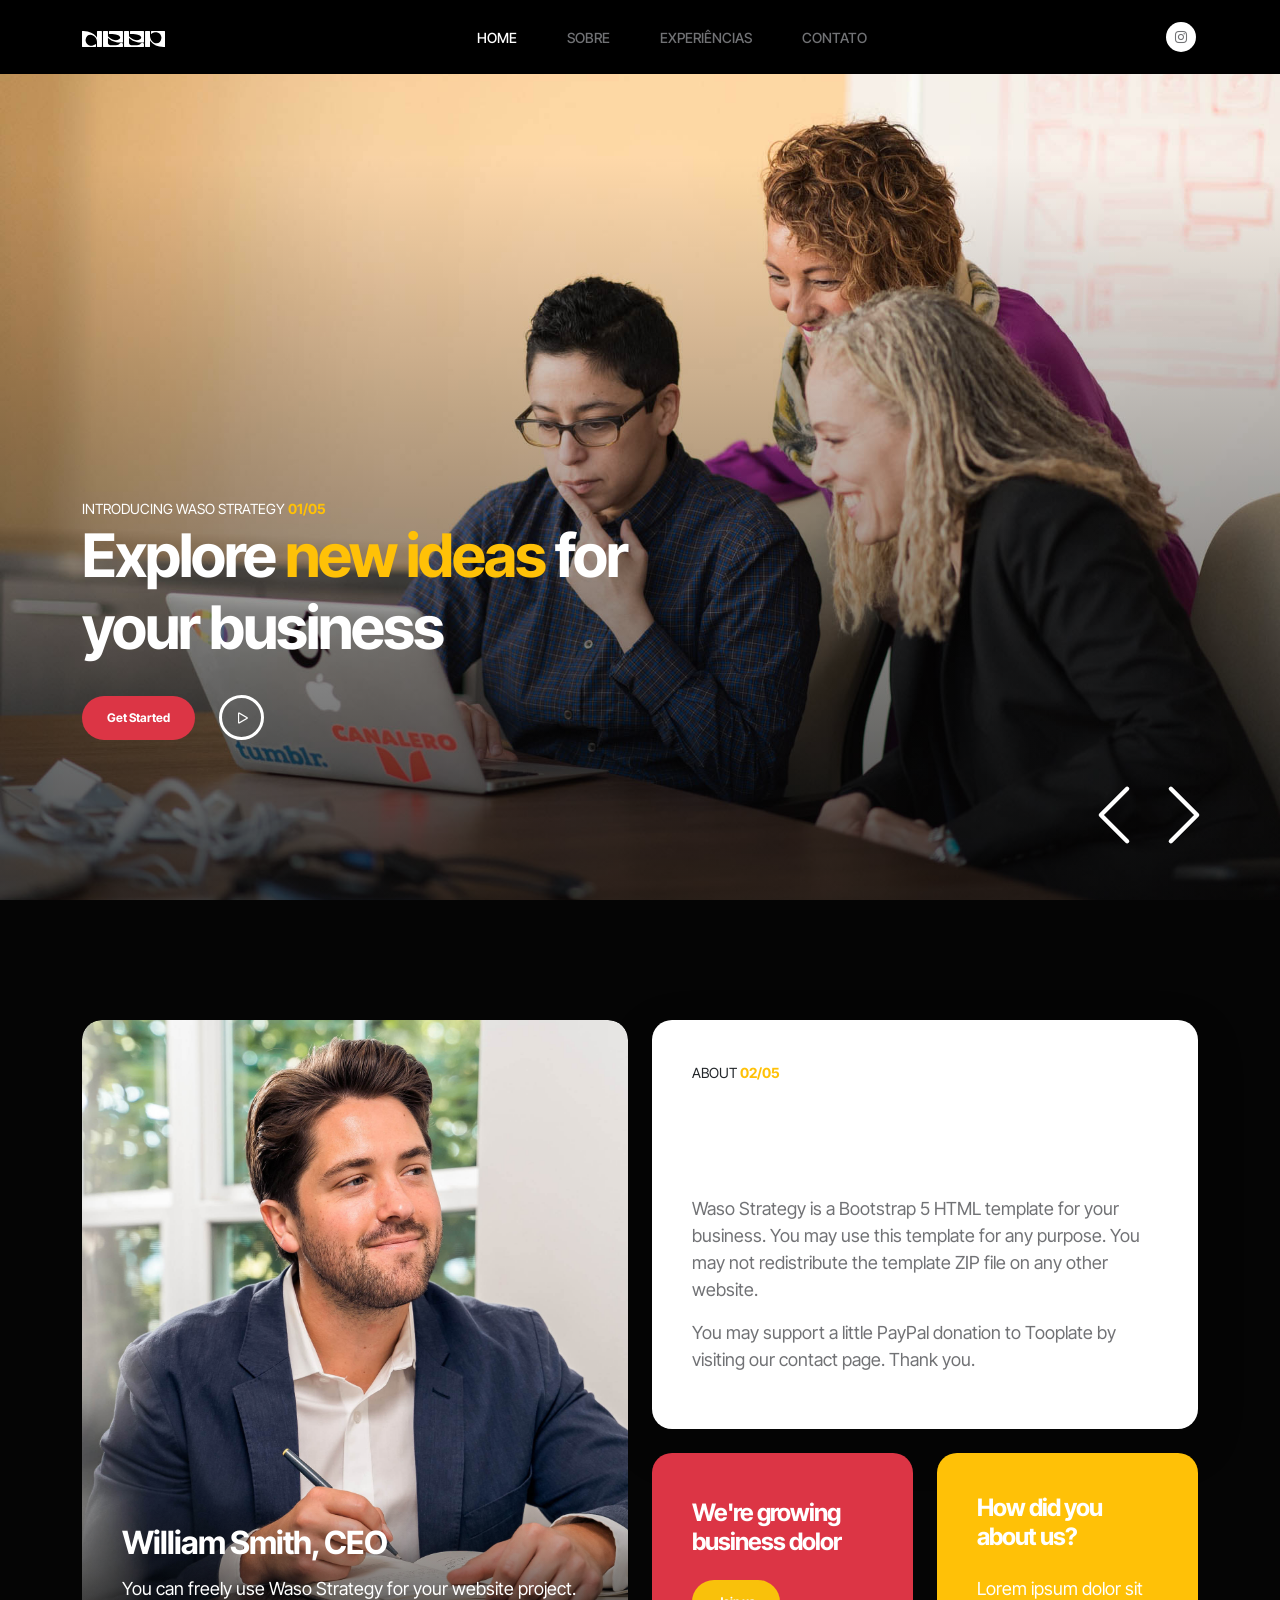
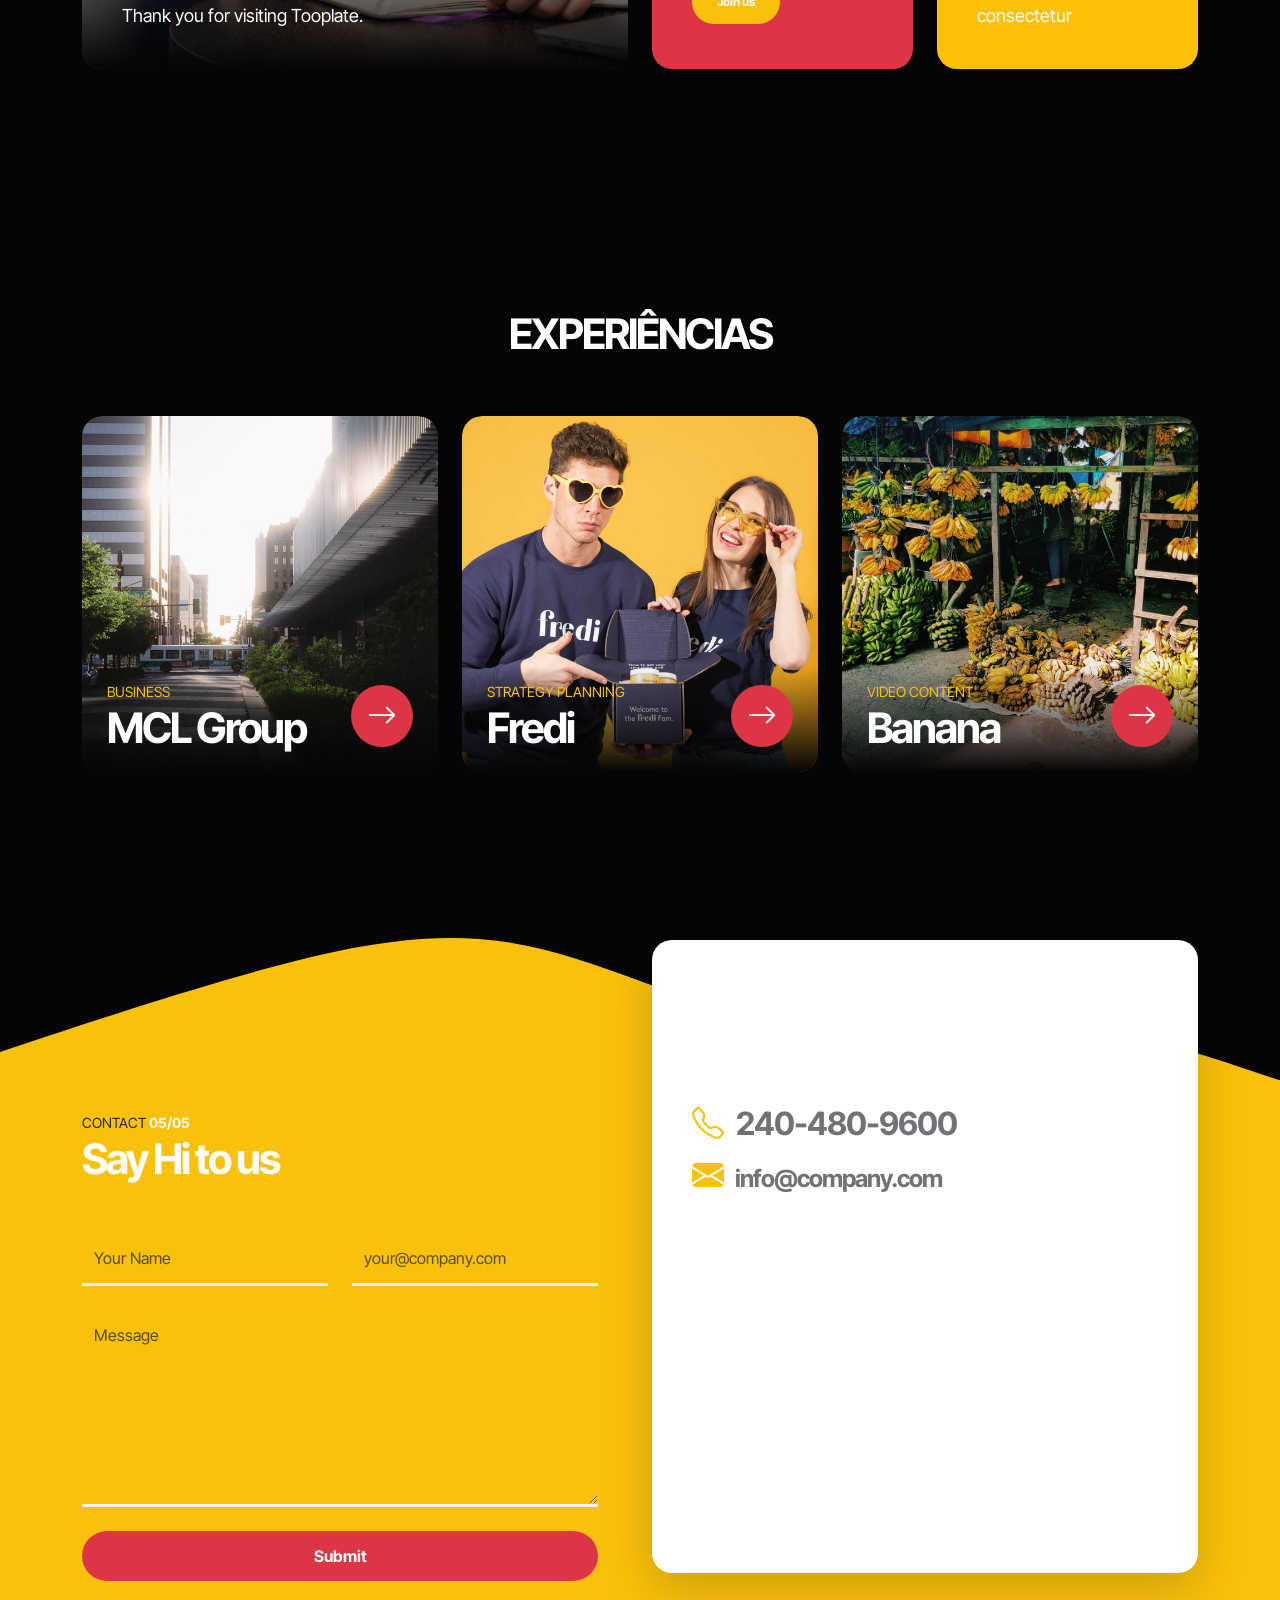
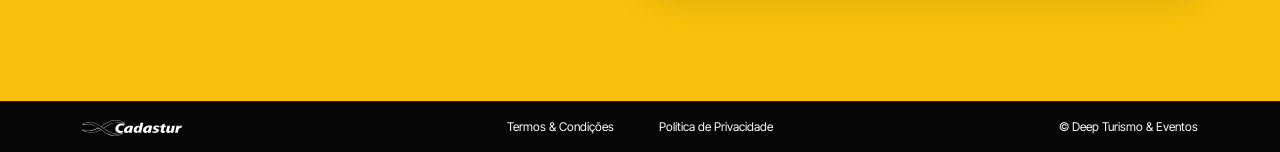
<file: index.html>
<!doctype html>
<html lang="en">
    <head>
        <meta charset="utf-8">
        <meta name="viewport" content="width=device-width, initial-scale=1">

        <meta name="description" content="">
        <meta name="author" content="Tooplate">

        <title>Deep Eventos</title>

        <!-- CSS FILES -->
        <link rel="preconnect" href="https://fonts.googleapis.com">
        
        <link rel="preconnect" href="https://fonts.gstatic.com" crossorigin>
        
        <link rel="preconnect" href="https://fonts.googleapis.com">
        <link rel="preconnect" href="https://fonts.gstatic.com" crossorigin>
        <link href="https://fonts.googleapis.com/css2?family=Inter+Tight:ital,wght@0,100..900;1,100..900&display=swap" rel="stylesheet">
        
        <link href="css/bootstrap.min.css" rel="stylesheet">

        <link href="css/bootstrap-icons.css" rel="stylesheet">

        <link href="css/magnific-popup.css" rel="stylesheet">

        <link href="css/tooplate-waso-strategy.css" rel="stylesheet">
        
    </head>
    
    <body id="section_1">

        <nav class="navbar navbar-expand-lg bg-black">
            <div class="container">

                <a href="#" class="navbar-brand">
                    <img class="logo-img" src="images/BRANCO.svg">
                </span></a>

                <button class="navbar-toggler" type="button" data-bs-toggle="collapse" data-bs-target="#navbarNav" aria-controls="navbarNav" aria-expanded="false" aria-label="Toggle navigation">
                    <span class="navbar-toggler-icon"></span>
                </button>

                <div class="collapse navbar-collapse" id="navbarNav">
                    <ul class="navbar-nav align-items-lg-center ms-auto me-lg-auto">
                        <li class="nav-item">
                            <a class="nav-link click-scroll" href="#section_1">Home</a>
                        </li>

                        <li class="nav-item">
                            <a class="nav-link click-scroll" href="#section_2">Sobre</a>
                        </li>

                        <li class="nav-item">
                            <a class="nav-link click-scroll" href="#section_3">Experiências</a>
                        </li>

                        <li class="nav-item">
                            <a class="nav-link click-scroll" href="#section_4">Contato</a>
                        </li>
                    </ul>
                    <div>
                        <ul class="social-icon d-flex justify-content-lg-end d-lg-block d-none">
                            <li class="social-icon-item">
                                <a href="https://www.instagram.com/deepeventos" target="_blank" rel="noopener noreferrer" class="social-icon-link">
                                    <span class="bi-instagram"></span>
                                </a>
                            </li>
                        </ul>
                     </div>
                <div>
                        
            </div>
        </nav>

        <main>

            <section class="hero">
                <div class="container-fluid h-100">
                    <div class="row h-100">

                        <div id="carouselExampleCaptions" class="carousel carousel-fade hero-carousel slide" data-bs-ride="carousel">
                            <div class="carousel-inner">
                                <div class="carousel-item active">
                                    <div class="container position-relative h-100">
                                        <div class="carousel-caption d-flex flex-column justify-content-center">
                                            <small class="small-title">Introducing Waso Strategy <strong class="text-warning">01/05</strong></small>

                                            <h1>Explore <span class="text-warning">new ideas</span> for your business</h1>

                                            <div class="d-flex align-items-center mt-4">
                                                <a class="custom-btn btn custom-link" href="#section_2">Get Started</a>

                                                <a class="popup-youtube custom-icon d-flex ms-4" href="https://www.youtube.com/watch?v=AYaHuZ4BB6Y">
                                                    <i class="bi-play play-icon d-flex m-auto text-white"></i>
                                                </a>
                                            </div>
                                        </div>
                                    </div>

                                    <div class="carousel-image-wrap">
                                        <img src="images/slide/christina-wocintechchat-com-NDoVgcS_lZM-unsplash.jpg" class="img-fluid carousel-image" alt="">
                                    </div>
                                </div>

                                <div class="carousel-item">
                                    <div class="container position-relative h-100">
                                        <div class="carousel-caption d-flex flex-column justify-content-center">
                                            <small class="small-title">Supporting New Project <strong class="text-warning">01/05</strong></small>

                                            <h1>Strategic Planning for your <span class="text-warning">next project</span></h1>

                                            <div class="d-flex align-items-center mt-4">
                                                <a class="custom-btn btn custom-link" href="#section_2">Explore Capabilities</a>

                                                <a class="popup-youtube custom-icon d-flex ms-4" href="https://www.youtube.com/watch?v=VStvZjykQ00">
                                                    <i class="bi-play play-icon d-flex m-auto text-white"></i>
                                                </a>
                                            </div>
                                        </div>
                                    </div>
                                    
                                    <div class="carousel-image-wrap">
                                        <img src="images/slide/jason-goodman-0K7GgiA8lVE-unsplash.jpg" class="img-fluid carousel-image" alt="">
                                    </div>
                                </div>

                                <button class="carousel-control-prev" type="button" data-bs-target="#carouselExampleCaptions" data-bs-slide="prev">
                                    <span class="carousel-control-prev-icon" aria-hidden="true"></span>
                                    <span class="visually-hidden">Previous</span>
                                </button>

                                <button class="carousel-control-next" type="button" data-bs-target="#carouselExampleCaptions" data-bs-slide="next">
                                    <span class="carousel-control-next-icon" aria-hidden="true"></span>
                                    <span class="visually-hidden">Next</span>
                                </button>
                            </div>
                        </div>

                    </div>
                </div>
            </section>


            <section class="about section-padding" id="section_2">
                <div class="container">
                    <div class="row">

                        <div class="col-lg-6 col-12 mb-5 mb-lg-0">
                            <div class="about-image-wrap h-100">
                                <img src="images/peter-jones-WZROBIlY8Rg-unsplash.jpg" class="img-fluid about-image" alt="">

                                <div class="about-image-info">
                                    <h4 class="text-white">William Smith, CEO</h4>

                                    <p class="text-white mb-0">You can freely use Waso Strategy for your website project. Thank you for visiting Tooplate.</p>
                                </div>
                            </div>
                        </div>

                        <div class="col-lg-6 col-12 d-flex flex-column">
                            <div class="about-thumb bg-white shadow-lg">
                                
                                <div class="about-info">
                                    <small class="small-title">About <strong class="text-warning">02/05</strong></small>

                                    <h2 class="mb-3">Consulting Agency</h2>

                                    <h5 class="mb-3">Helping small businesses since 2001</h5>

                                    <p>Waso Strategy is a Bootstrap 5 HTML template for your business. You may use this template for any purpose. You may not redistribute the template ZIP file on any other website.</p>

                                    <p>You may support a little PayPal donation to Tooplate by visiting our <a href="https://www.tooplate.com/contact">contact page</a>. Thank you.</p>
                                </div>
                            </div>

                            <div class="row h-100">
                                <div class="col-lg-6 col-6">
                                    <div class="about-thumb d-flex flex-column justify-content-center bg-danger mb-lg-0 h-100">
                                        
                                        <div class="about-info">
                                            <h5 class="text-white mb-4">We're growing business dolor</h5>

                                            <a class="custom-btn btn custom-bg-primary" href="#section_3">Join us</a>
                                        </div>
                                    </div>
                                </div>

                                <div class="col-lg-6 col-6">
                                    <div class="about-thumb d-flex flex-column justify-content-center bg-warning mb-lg-0 h-100">
                                        
                                        <div class="about-info">
                                            <h5 class="text-white mb-4">How did you about us?</h5>

                                            <p class="text-white mb-0">Lorem ipsum dolor sit consectetur</p>
                                        </div>
                                    </div>
                                </div>
                            </div>
                        </div>

                    </div>
                </div>
            </section>

            <section class="projects section-padding pb-0" id="section_3">
                <div class="container">
                    <div class="row">

                        <div class="col-lg-10 col-12 text-center mx-auto mb-5">
                            <h2>EXPERIÊNCIAS</h2>
                        </div>

                        <div class="col-lg-4 col-12">
                            <div class="projects-thumb projects-thumb-small">
                                <a href="project-detail.html">
                                    <img src="images/projects/pj-gal-szabo-CIXXIWxxec4-unsplash.jpg" class="img-fluid projects-image" alt="">
                                    
                                    <div class="projects-info">
                                        <div class="projects-title-wrap">
                                            <small class="projects-small-title">Business</small>

                                            <h2 class="projects-title">MCL Group</h2>
                                        </div>

                                        <div class="projects-btn-wrap mt-4">
                                            <span class="custom-btn btn">
                                                <i class="bi-arrow-right"></i>
                                            </span>
                                        </div>
                                    </div>
                                </a>
                            </div>
                        </div>

                        <div class="col-lg-4 col-12">
                            <div class="projects-thumb projects-thumb-small">
                                <a href="project-detail.html">
                                    <img src="images/projects/team-fredi-FN3vmVee2sI-unsplash.jpg" class="img-fluid projects-image" alt="">
                                    
                                    <div class="projects-info">
                                        <div class="projects-title-wrap">
                                            <small class="projects-small-title">Strategy Planning</small>

                                            <h2 class="projects-title">Fredi</h2>
                                        </div>

                                        <div class="projects-btn-wrap mt-4">
                                            <span class="custom-btn btn" href="project-detail.html">
                                                <i class="bi-arrow-right"></i>
                                            </span>
                                        </div>
                                    </div>
                                </a>
                            </div>
                        </div>

                        <div class="col-lg-4 col-12">
                            <div class="projects-thumb projects-thumb-small">
                                <a href="project-detail.html">
                                    <img src="images/projects/vmsign-x9yGe7wnvKQ-unsplash.jpg" class="img-fluid projects-image" alt="">
                                    
                                    <div class="projects-info">
                                        <div class="projects-title-wrap">
                                            <small class="projects-small-title">Video Content</small>

                                            <h2 class="projects-title">Banana</h2>
                                        </div>

                                        <div class="projects-btn-wrap mt-4">
                                            <span class="custom-btn btn" href="project-detail.html">
                                                <i class="bi-arrow-right"></i>
                                            </span>
                                        </div>
                                    </div>
                                </a>
                            </div>
                        </div>
                        
                    </div>
                </div>
            </section>

            <section class="contact" id="section_4">

            <svg xmlns="http://www.w3.org/2000/svg" viewBox="0 0 1440 320"><path fill="#f9c10b" fill-opacity="1" d="M0,288L48,272C96,256,192,224,288,197.3C384,171,480,149,576,165.3C672,181,768,235,864,250.7C960,267,1056,245,1152,250.7C1248,256,1344,288,1392,304L1440,320L1440,320L1392,320C1344,320,1248,320,1152,320C1056,320,960,320,864,320C768,320,672,320,576,320C480,320,384,320,288,320C192,320,96,320,48,320L0,320Z"></path></svg>

                <div class="contact-container-wrap">
                    <div class="container">
                        <div class="row">

                            <div class="col-lg-6 col-12">
                                <form class="custom-form contact-form" action="" method="post" role="form">
                                    <small class="small-title">Contact <strong class="text-white">05/05</strong></small>

                                    <h2 class="mb-5">Say Hi to us</h2>

                                    <div class="row">
                                        <div class="col-lg-6 col-md-6 col-12">                                    
                                            <input type="text" name="name" id="name" class="form-control" placeholder="Your Name" required="">
                                        </div>

                                        <div class="col-lg-6 col-md-6 col-12">         
                                            <input type="email" name="email" id="email" pattern="[^ @]*@[^ @]*" class="form-control" placeholder="your@company.com" required="">
                                        </div>

                                        <div class="col-12">
                                            <textarea class="form-control" rows="7" id="message" name="message" placeholder="Message"></textarea>

                                            <button type="submit" class="form-control">Submit</button>
                                        </div>

                                    </div>
                                </form>
                            </div>

                            <div class="col-lg-6 col-12">
                                <div class="contact-thumb">
                                    
                                    <div class="contact-info bg-white shadow-lg">
                                        <h4 class="mb-4">1340 Atwater St, Detroit, MI 48207</h4>

                                        <h4 class="mb-2">
                                            <a href="tel: 240-480-9600">
                                                <i class="bi-telephone contact-icon me-2"></i>
                                                240-480-9600
                                            </a>
                                        </h4>

                                        <h5>
                                            <a href="mailto:info@company.com" class="footer-link">
                                                <i class="bi-envelope-fill contact-icon me-2"></i>
                                                info@company.com
                                            </a>
                                        </h5>
                                        
                                        <!-- Copy "embed a map" HTML code from any point on Google Maps -> Share Link  -->
                                        
                                        <iframe class="google-map mt-4" src="https://www.google.com/maps/embed?pb=!1m18!1m12!1m3!1d4063.103580426464!2d-83.0264337484065!3d42.33402597908653!2m3!1f0!2f0!3f0!3m2!1i1024!2i768!4f13.1!3m3!1m2!1s0x883b2cce05ddf4f1%3A0xcc0559eb3fda00c9!2sDetroit%20Riverwalk%2C%20Detroit%2C%20MI!5e1!3m2!1sen!2sus!4v1657814406289!5m2!1sen!2sus" width="100%" height="300" allowfullscreen="" loading="lazy"></iframe>
                                        
                                    </div>
                                </div>
                            </div>

                        </div>
                    </div>
                </div>
            </section>

        </main>

        <footer class="site-footer">
            <div class="container">
                <div class="row align-items-center justify-content-between text-center text-lg-start">
                        
                    <div class="col-lg-4 col-12 text-lg-start text-center mt-3 mt-lg-0">
                        <div class="site-footer-wrap align-items-center">
                            <a href="https://cadastur.turismo.gov.br/" target="_blank" rel="noopener noreferrer">
                                <img src="images/selo-cadastur.svg" alt="Selo Cadastur" style="width: 100px; height: auto;">
                            </a>
                        </div>
                    </div>

                    <div class="col-lg-4 col-12 mt-3">
                        <ul class="site-footer-links">
                            <li class="site-footer-link-item">
                                <a href="#" class="site-footer-link">Termos & Condições</a>
                            </li>
                            <li class="site-footer-link-item">
                                <a href="#" class="site-footer-link">Política de Privacidade</a>
                            </li>
                        </ul>
                    </div>            
                    
                    <div class="col-lg-4 col-12 mt-3 text-lg-end text-center">
                    	<p class="copyright-text">© Deep Turismo & Eventos</p>
                    </div>

                </div>
            </div>
        </footer>

        <!-- JAVASCRIPT FILES -->
        <script src="js/jquery.min.js"></script>
        <script src="js/bootstrap.min.js"></script>
        <script src="js/jquery.sticky.js"></script>
        <script src="js/jquery.magnific-popup.min.js"></script>
        <script src="js/magnific-popup-options.js"></script>
        <script src="js/click-scroll.js"></script>
        <script src="js/custom.js"></script>

    </body>

</html>
</file>
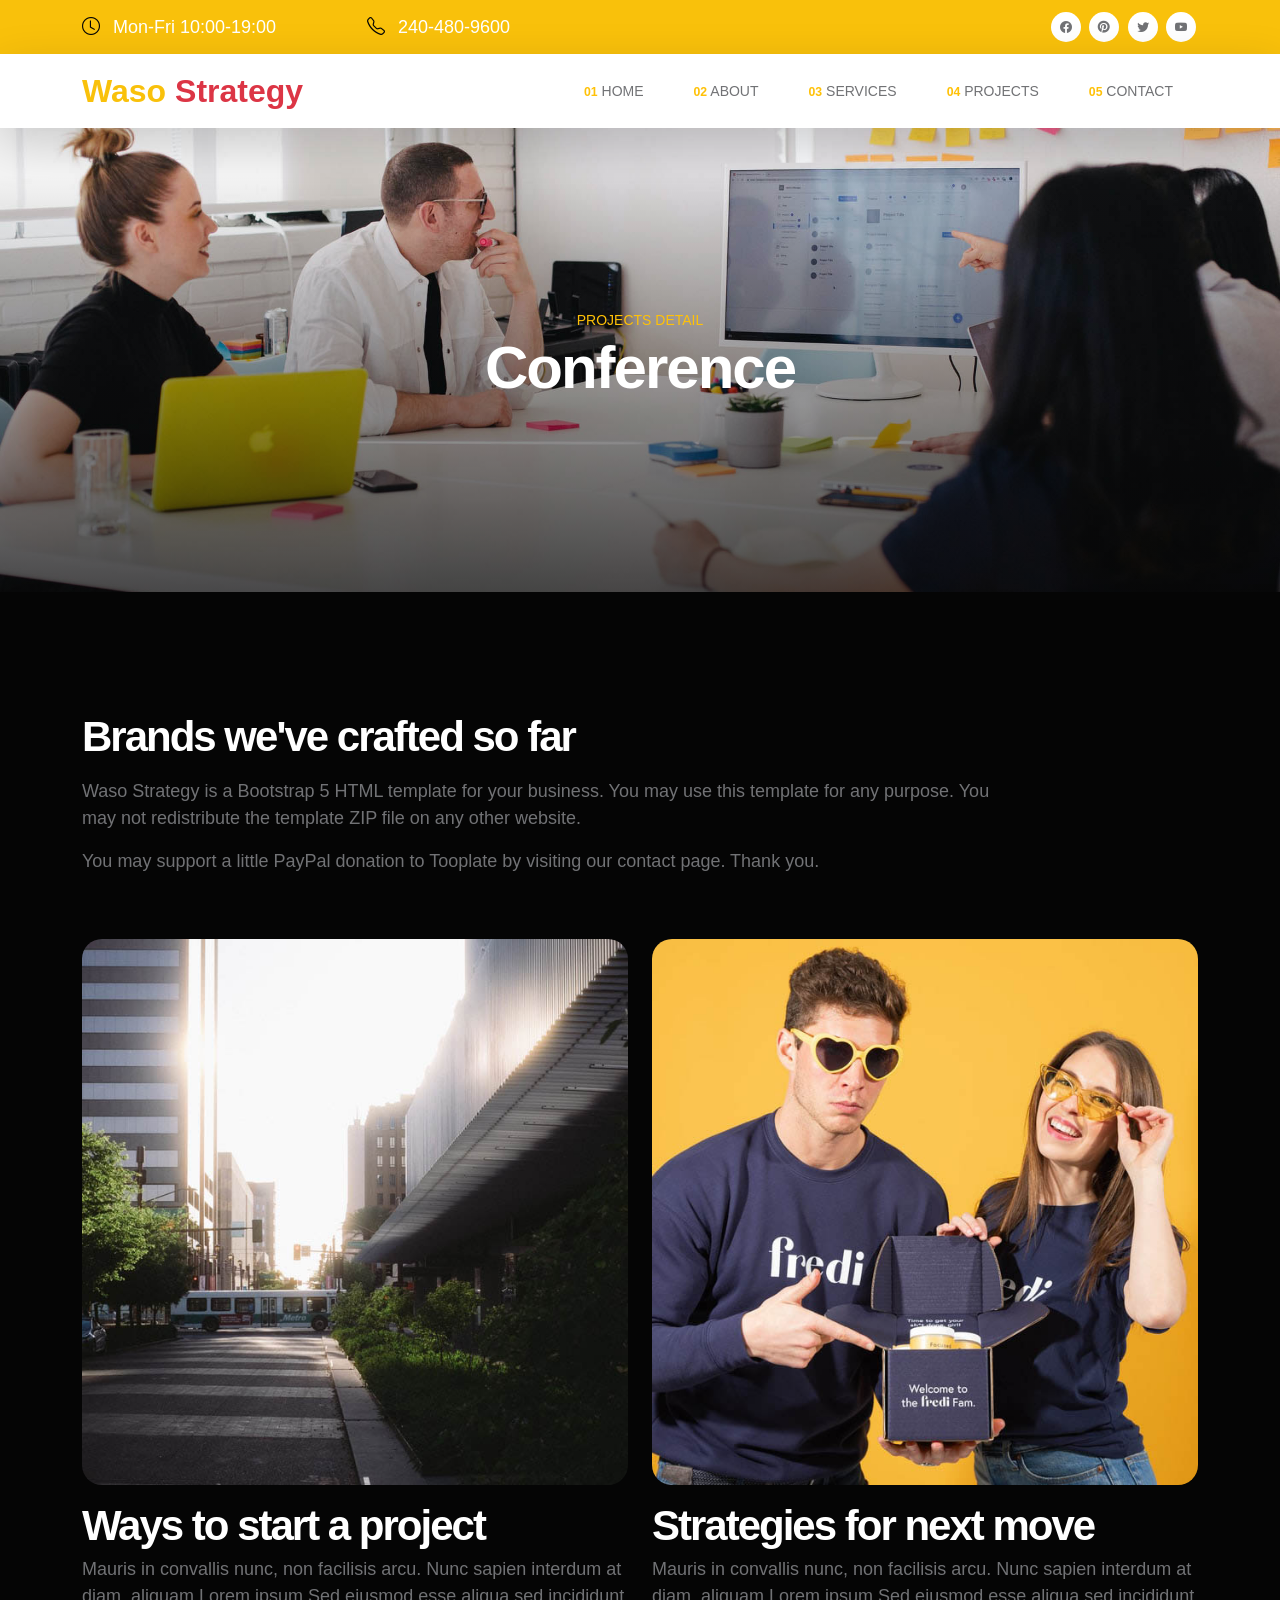
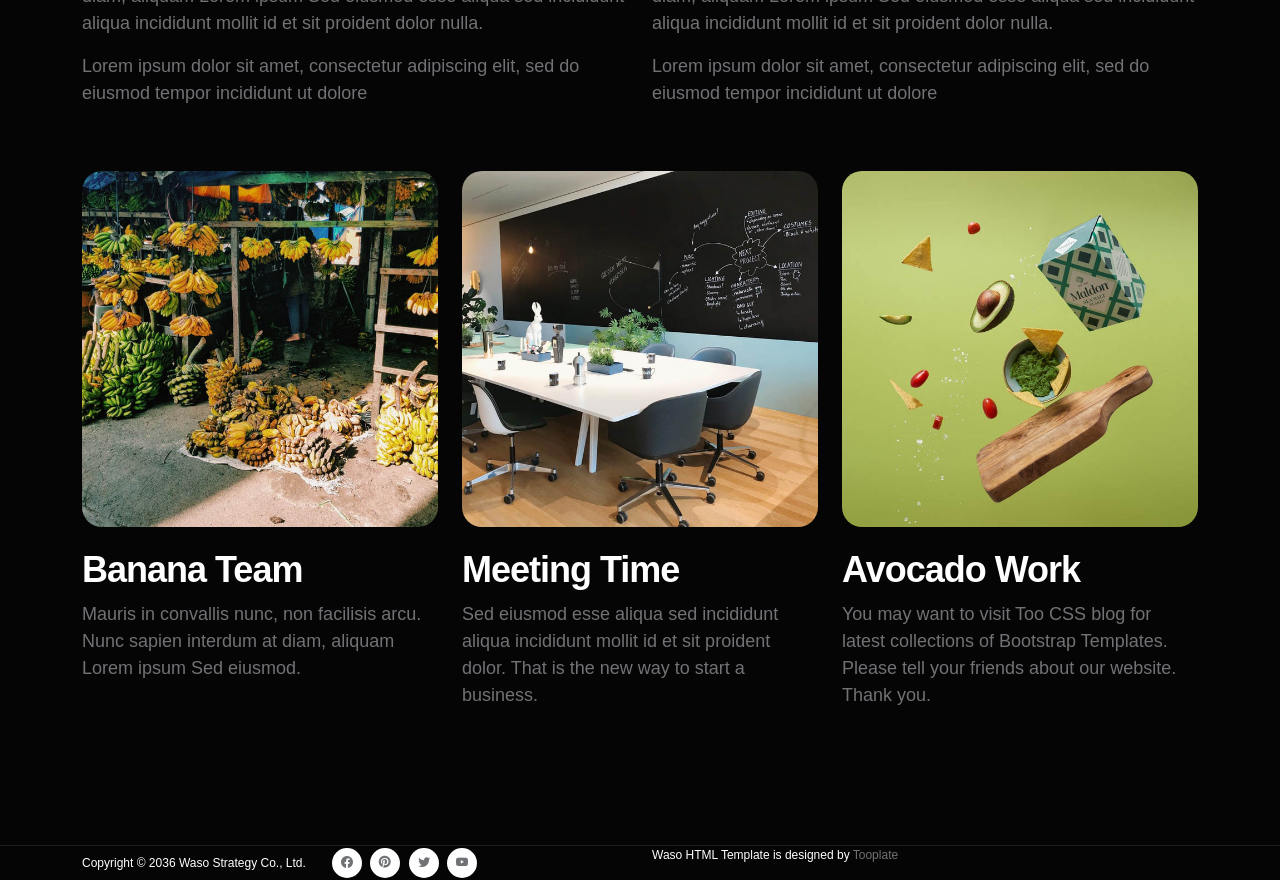
<file: project-detail.html>
<!doctype html>
<html lang="en">
    <head>
        <meta charset="utf-8">
        <meta name="viewport" content="width=device-width, initial-scale=1">

        <meta name="description" content="">
        <meta name="author" content="Tooplate">

        <title>Waso Project Page - Free HTML Template</title>

        <!-- CSS FILES -->
        <link rel="preconnect" href="https://fonts.googleapis.com">
        
        <link rel="preconnect" href="https://fonts.gstatic.com" crossorigin>
        
        <link href="https://fonts.googleapis.com/css2?family=DM+Sans:wght@400;500;700&display=swap" rel="stylesheet">

        <link href="css/bootstrap.min.css" rel="stylesheet">

        <link href="css/bootstrap-icons.css" rel="stylesheet">

        <link href="css/magnific-popup.css" rel="stylesheet">

        <link href="css/tooplate-waso-strategy.css" rel="stylesheet">
        
<!--

Tooplate 2130 Waso Strategy

https://www.tooplate.com/view/2130-waso-strategy

Free Bootstrap 5 HTML Template

-->

    </head>
    
    <body class="projects-detail-page" id="section_1">

        <header class="site-header">
            <div class="container">
                <div class="row align-items-center">

                    <div class="col-lg-3 col-md-5 col-7">
                        <p class="text-white mb-0">
                            <i class="bi-clock site-header-icon me-2"></i>
                            Mon-Fri 10:00-19:00
                        </p>
                    </div>

                    <div class="col-lg-2 col-md-3 col-5">
                        <p class="text-white mb-0">
                            <a href="tel: 240-480-9600" class="text-white">
                                <i class="bi-telephone site-header-icon me-2"></i>
                                240-480-9600
                            </a>
                        </p>
                    </div>

                    <div class="col-lg-3 col-md-3 col-12 ms-auto">
                        <ul class="social-icon">
                            <li><a href="https://facebook.com/tooplate" class="social-icon-link bi-facebook"></a></li>

                            <li><a href="https://pinterest.com/tooplate" class="social-icon-link bi-pinterest"></a></li>

                            <li><a href="https://twitter.com/minthu" class="social-icon-link bi-twitter"></a></li>

                            <li><a href="https://www.youtube.com/tooplate" class="social-icon-link bi-youtube"></a></li>
                        </ul>
                    </div>

                </div>
            </div>
        </header>

        <nav class="navbar navbar-expand-lg bg-white shadow-lg">
            <div class="container">

                <a href="index.html" class="navbar-brand">Waso <span class="text-danger">Strategy</span></a>

                <button class="navbar-toggler" type="button" data-bs-toggle="collapse" data-bs-target="#navbarNav" aria-controls="navbarNav" aria-expanded="false" aria-label="Toggle navigation">
                    <span class="navbar-toggler-icon"></span>
                </button>

                <div class="collapse navbar-collapse" id="navbarNav">
                    <ul class="navbar-nav ms-auto">
                        <li class="nav-item">
                            <a class="nav-link" href="index.html#section_1"><small class="small-title"><strong class="text-warning">01</strong></small> Home</a>
                        </li>

                        <li class="nav-item">
                            <a class="nav-link" href="index.html#section_2"><small class="small-title"><strong class="text-warning">02</strong></small> About</a>
                        </li>

                        <li class="nav-item">
                            <a class="nav-link" href="index.html#section_3"><small class="small-title"><strong class="text-warning">03</strong></small> Services</a>
                        </li>

                        <li class="nav-item">
                            <a class="nav-link" href="index.html#section_4"><small class="small-title"><strong class="text-warning">04</strong></small> Projects</a>
                        </li>

                        <li class="nav-item">
                            <a class="nav-link" href="index.html#section_5"><small class="small-title"><strong class="text-warning">05</strong></small> Contact</a>
                        </li>
                    </ul>
                <div>
                        
            </div>
        </nav>

        <main>

            <section class="hero section-hero section-padding">
                <div class="container">
                    <div class="row">

                        <div class="col-lg-6 col-12 text-center mx-auto">
                            <div class="section-hero-text">
                                <small class="small-title text-warning">Projects Detail</small>

                                <h1 class="text-white">Conference</h1>
                            </div>
                        </div>

                    </div>
                </div>
            </section>


            <section class="projects section-padding">
                <div class="container">
                    <div class="row">

                        <div class="col-lg-10 col-12 mb-5">
                            <h2 class="mb-3">Brands we've crafted so far</h2>

                            <p>Waso Strategy is a Bootstrap 5 HTML template for your business. You may use this template for any purpose. You may not redistribute the template ZIP file on any other website.</p>

                            <p>You may support a little PayPal donation to Tooplate by visiting our <a href="https://www.tooplate.com/contact">contact page</a>. Thank you.</p>
                        </div>

                        <div class="col-lg-6 col-12 mb-5">
                            <img src="images/projects/pj-gal-szabo-CIXXIWxxec4-unsplash.jpg" class="img-fluid projects-image" alt="">

                            <h2 class="mt-3 mb-1">Ways to start a project</h2>

                            <p>Mauris in convallis nunc, non facilisis arcu. Nunc sapien interdum at diam, aliquam Lorem ipsum Sed eiusmod esse aliqua sed incididunt aliqua incididunt mollit id et sit proident dolor nulla.</p>

                            <p>Lorem ipsum dolor sit amet, consectetur adipiscing elit, sed do eiusmod tempor incididunt ut dolore</p>
                        </div>

                        <div class="col-lg-6 col-12 mb-5">
                            <img src="images/projects/team-fredi-FN3vmVee2sI-unsplash.jpg" class="img-fluid projects-image" alt="">

                            <h2 class="mt-3 mb-1">Strategies for next move</h2>

                            <p>Mauris in convallis nunc, non facilisis arcu. Nunc sapien interdum at diam, aliquam Lorem ipsum Sed eiusmod esse aliqua sed incididunt aliqua incididunt mollit id et sit proident dolor nulla.</p>

                            <p>Lorem ipsum dolor sit amet, consectetur adipiscing elit, sed do eiusmod tempor incididunt ut dolore</p>
                        </div>

                        <div class="col-lg-4 col-12">
                            <img src="images/projects/vmsign-x9yGe7wnvKQ-unsplash.jpg" class="img-fluid projects-image" alt="">

                            <h3 class="mt-3 mb-1">Banana Team</h3>

                            <p>Mauris in convallis nunc, non facilisis arcu. Nunc sapien interdum at diam, aliquam Lorem ipsum Sed eiusmod.</p>
                        </div>

                        <div class="col-lg-4 col-12 my-lg-0 my-5">
                            <img src="images/projects/elena-baidak-pz69kY0UQuQ-unsplash.jpg" class="img-fluid projects-image" alt="">

                            <h3 class="mt-3 mb-1">Meeting Time</h3>

                            <p>Sed eiusmod esse aliqua sed incididunt aliqua incididunt mollit id et sit proident dolor. That is the new way to start a business.</p>
                        </div>

                        <div class="col-lg-4 col-12">
                            <img src="images/projects/tangerine-newt-AKH4OVEmILc-unsplash.jpg" class="img-fluid projects-image" alt="">

                            <h3 class="mt-3 mb-1">Avocado Work</h3>

                            <p>You may want to visit Too CSS blog for latest collections of Bootstrap Templates. Please tell your friends about our website. Thank you.</p>
                        </div>

                    </div>
                </div>
            </section>

        </main>

        <footer class="site-footer">
            <div class="container">
                <div class="row">
                        
                    <div class="col-lg-6 col-12">
                        <div class="site-footer-wrap d-flex align-items-center">
                            <p class="copyright-text mb-0 me-4">Copyright © 2036 Waso Strategy Co., Ltd.</p>

                            <ul class="social-icon">
                                <li><a href="https://facebook.com/tooplate" class="social-icon-link bi-facebook"></a></li>

                                <li><a href="https://pinterest.com/tooplate" class="social-icon-link bi-pinterest"></a></li>
    
                                <li><a href="https://twitter.com/minthu" class="social-icon-link bi-twitter"></a></li>
    
                                <li><a href="https://www.youtube.com/tooplate" class="social-icon-link bi-youtube"></a></li>
                            </ul>
                            
                        </div>
                    </div>
                    
                    <div class="col-lg-6 col-12">
                    	<p class="copyright-text mb-0 me-4">Waso HTML Template is designed by <a href="https://www.tooplate.com/" target="_blank">Tooplate</a></p>
                    </div>
                    
                </div>
            </div>
        </footer>

        <!-- JAVASCRIPT FILES -->
        <script src="js/jquery.min.js"></script>
        <script src="js/bootstrap.min.js"></script>
        <script src="js/jquery.sticky.js"></script>
        <script src="js/jquery.magnific-popup.min.js"></script>
        <script src="js/magnific-popup-options.js"></script>
        <script src="js/click-scroll.js"></script>
        <script src="js/custom.js"></script>

    </body>
</html>
</file>
<file: css/tooplate-waso-strategy.css>
/*---------------------------------------
  CUSTOM PROPERTIES ( VARIABLES )             
-----------------------------------------*/
:root {
  --white-color:                  #ffffff;
  --primary-color:                #f9c10b;
  --secondary-color:              #dc3545;
  --section-bg-color:             #f5f5f5;
  --dark-color:                   #050505;
  --p-color:                      #717275;

  --body-font-family:             "Inter Tight", sans-serif;

  --h1-font-size:                 60px;
  --h2-font-size:                 42px;
  --h3-font-size:                 36px;
  --h4-font-size:                 32px;
  --h5-font-size:                 24px;
  --h6-font-size:                 22px;
  --p-font-size:                  18px;
  --menu-font-size:               14px;
  --copyright-text-font-size:     12px;

  --font-weight-normal:           400;
  --font-weight-medium:           500;
  --font-weight-bold:             700;
}

body {
    background: var(--dark-color);
    font-family: var(--body-font-family); 
}


/*---------------------------------------
  TYPOGRAPHY               
-----------------------------------------*/

h2,
h3,
h4,
h5,
h6 {
  color: var(--white-color);
}

h1,
h2,
h3,
h4,
h5,
h6 {
  font-weight: var(--font-weight-bold);
  letter-spacing: -1px;
}

h1 {
  font-size: var(--h1-font-size);
  letter-spacing: -2px;
}

h2 {
  font-size: var(--h2-font-size);
  letter-spacing: -2px;
}

h3 {
  font-size: var(--h3-font-size);
  line-height: inherit;
}

h4 {
  font-size: var(--h4-font-size);
  line-height: inherit;
}

h5 {
  font-size: var(--h5-font-size);
  line-height: normal;
}

h6 {
  font-size: var(--h6-font-size);
}

p {
  color: var(--p-color);
  font-size: var(--p-font-size);
  font-weight: var(--font-weight-normal);
}

ul li {
  color: var(--p-color);
  font-size: var(--p-font-size);
  font-weight: var(--font-weight-normal);
}

a, 
button {
  touch-action: manipulation;
  transition: all 0.3s;
}

a {
  color: var(--p-color);
  text-decoration: none;
}

a:hover {
  color: var(--primary-color);
}

::selection {
  background: var(--primary-color);
  color: var(--white-color);
}

::-moz-selection {
  background: var(--primary-color);
  color: var(--white-color);
}

.section-hero ::selection,
.bg-warning ::selection {
  background: #f9d55c;
}

.section-padding {
  padding-top: 120px;
  padding-bottom: 120px;
}

.custom-border-radius {
  border-radius: 20px;
}

b,
strong {
  font-weight: var(--font-weight-bold);
}

.small-title {
  text-transform: uppercase;
}


/*---------------------------------------
  CUSTOM ICON               
-----------------------------------------*/
.custom-icon {
  display: inline-block;
  height: 45px;
  width: 45px;
  line-height: 45px;
  border: 3px solid var(--white-color);
  text-align: center;
  border-radius: 50%;
  font-size: 20px;
  position: relative;
}

.custom-icon::before,
.custom-icon::after {
  box-sizing: inherit;
  content: "";
  position: absolute;
  width: 100%;
  height: 100%;
  left: 0;
  top: 0;
  border-radius: 50%;
}

.custom-icon::before {
  border: 3px solid transparent;
}

.custom-icon::after {
  border: 0 solid transparent;
}

.custom-icon:hover {
  border-color: transparent;
}

.custom-icon:hover::before {
  border-top-color: var(--primary-color);
  border-right-color: var(--primary-color);
  border-bottom-color: var(--primary-color);
  transition: border-top-color .15s linear,border-right-color .15s linear .1s,border-bottom-color .15s linear .2s;
}

.custom-icon:hover::after {
  border-top: 3px solid var(--primary-color);
  border-left-width: 3px;
  border-right-width: 3px;
  transform: rotate(270deg);
  transition: transform .4s linear 0s,border-left-width 0s linear .35s;
}

.play-icon::before {
  position: relative;
  left: 1px;
}


/*---------------------------------------
  CUSTOM BUTTON               
-----------------------------------------*/
.custom-btn {
  background: var(--secondary-color);
  border-radius: 100px;
  color: var(--white-color);
  font-size: var(--copyright-text-font-size);
  font-weight: var(--font-weight-bold);
  padding: 12px 24px;
}

.custom-btn:hover {
  background: var(--primary-color);
  color: var(--white-color);
}

.custom-bg-primary {
  background: var(--primary-color);
}

.custom-bg-primary:hover {
  background: var(--white-color);
  color: var(--dark-color);
}


/*---------------------------------------
  NAVIGATION              
-----------------------------------------*/
.navbar {
  z-index: 9;
  right: 0;
  left: 0;
}

.navbar-brand {
  font-size: 32px;
  font-weight: var(--font-weight-bold);
  color: var(--primary-color);
}

.navbar-expand-lg .navbar-nav .nav-link {
  padding-right: 25px;
  padding-left: 25px;
}

.navbar-nav .nav-link {
  color: var(--p-color);
  font-size: var(--menu-font-size);
  font-weight: var(--font-weight-medium);
  text-transform: uppercase;
  padding-top: 15px;
  padding-bottom: 15px;
}

.navbar-nav .nav-link.active, 
.navbar-nav .nav-link:hover,
.projects-detail-page .navbar-nav .nav-link.active:hover {
  color: var(--white-color);
}

.projects-detail-page .navbar-nav .nav-link.active {
  color: var(--p-color);
}

.navbar-toggler {
  border: 0;
  padding: 0;
  cursor: pointer;
  margin: 0;
  width: 30px;
  height: 35px;
  outline: none;
}

.navbar-toggler:focus {
  outline: none;
  box-shadow: none;
}

.navbar-toggler[aria-expanded="true"] .navbar-toggler-icon {
  background: transparent;
}

.navbar-toggler[aria-expanded="true"] .navbar-toggler-icon:before,
.navbar-toggler[aria-expanded="true"] .navbar-toggler-icon:after {
  transition: top 300ms 50ms ease, -webkit-transform 300ms 350ms ease;
  transition: top 300ms 50ms ease, transform 300ms 350ms ease;
  transition: top 300ms 50ms ease, transform 300ms 350ms ease, -webkit-transform 300ms 350ms ease;
  top: 0;
}

.navbar-toggler[aria-expanded="true"] .navbar-toggler-icon:before {
  transform: rotate(45deg);
}

.navbar-toggler[aria-expanded="true"] .navbar-toggler-icon:after {
  transform: rotate(-45deg);
}

.navbar-toggler .navbar-toggler-icon {
  background: var(--white-color);
  transition: background 10ms 300ms ease;
  display: block;
  width: 30px;
  height: 2px;
  position: relative;
}

.navbar-toggler .navbar-toggler-icon:before,
.navbar-toggler .navbar-toggler-icon:after {
  transition: top 300ms 350ms ease, -webkit-transform 300ms 50ms ease;
  transition: top 300ms 350ms ease, transform 300ms 50ms ease;
  transition: top 300ms 350ms ease, transform 300ms 50ms ease, -webkit-transform 300ms 50ms ease;
  position: absolute;
  right: 0;
  left: 0;
  background: var(--white-color);
  width: 30px;
  height: 2px;
  content: '';
}

.navbar-toggler .navbar-toggler-icon::before {
  top: -8px;
}

.navbar-toggler .navbar-toggler-icon::after {
  top: 8px;
}

.breadcrumb-item.active {
  color: var(--primary-color);
}

.logo-img {
  height: 1rem;
  transition: height 0.3s ease-in-out;
}

/*---------------------------------------
  SITE HEADER              
-----------------------------------------*/
.site-header {
  background: var(--primary-color);
  padding-top: 10px;
  padding-bottom: 10px;
}

.site-header-icon {
  color: var(--dark-color);
}

.site-header .social-icon {
  text-align: right;
}


/*---------------------------------------
  HERO              
-----------------------------------------*/
.hero {
  position: relative;
  height: calc(100vh - 74px);
}

.section-hero {
  background-image: url('../images/jason-goodman-MUZFKa_mttU-unsplash.jpg');
  background-repeat: no-repeat;
  background-position: center;
  background-size: cover;
  position: relative;
  height: auto;
  padding-top: 180px;
  padding-bottom: 180px;
}

.section-hero::before {
  content: "";
  background: linear-gradient(to top, var(--dark-color), transparent 90%);
  position: absolute;
  top: 0;
  right: 0;
  left: 0;
  width: 100%;
  height: 100%;
  pointer-events: none;
  opacity: 0.7;
}

.section-hero-text {
  position: relative;
}

.carousel {
  padding-right: 0;
  padding-left: 0;
}

.hero-carousel,
.carousel-inner,
.carousel-item {
  height: 100%;
}

.carousel-image-wrap::before {
  content: "";
  background: linear-gradient(to top, var(--dark-color), transparent 90%);
  position: absolute;
  z-index: 2;
  top: 0;
  right: 0;
  left: 0;
  width: 100%;
  height: 100%;
  pointer-events: none;
  opacity: 0.7;
}

.carousel-caption {
  z-index: 9;
  top: 32%;
  bottom: 0;
  left: 0;
  text-align: left;
  width: 50%;
  margin-right: 12px;
  margin-left: 12px;
}

.carousel-image-wrap {
  position: absolute;
  top: 0;
  right: 0;
  bottom: 0;
  width: 100%;
  height: 100%;
  margin-left: auto;
}

.carousel-image {
  width: 100%;
  height: 100%;
  object-fit: cover;
}

.carousel-control-next, 
.carousel-control-prev {
  top: auto;
  bottom: 50px;
  opacity: 1;
}

.carousel-control-prev {
  left: auto;
  right: 70px;
}

.carousel-control-next-icon, 
.carousel-control-prev-icon {
  width: 70px;
  height: 70px;
}


/*---------------------------------------
  ABOUT              
-----------------------------------------*/
.about-image-wrap {
  border-radius: 20px;
  position: relative;
  overflow: hidden;
}

.about-image-info {
  background: linear-gradient(to top, var(--dark-color), transparent 90%);
  position: absolute;
  bottom: 0;
  right: 0;
  left: 0;
  padding: 40px;
}

.about-image {
  border-radius: 20px;
  width: 100%;
  height: 100%;
  object-fit: cover;
}

.about-thumb {
  background: var(--primary-color);
  border-radius: 20px;
  margin-bottom: 24px;
  padding: 40px;
}


/*---------------------------------------
  SERVICES              
-----------------------------------------*/
.services {
  background: var(--section-bg-color);
}

.nav-tabs {
  border-bottom: 0;
}

.nav-tabs .nav-link,
.nav-tabs .nav-link span {
  color: var(--p-color);
  display: block;
  text-align: left;
}

.nav-tabs .nav-link {
  border-radius: 0;
  border: 0;
  border-left: 7px solid var(--p-color);
  margin-right: 30px;
  margin-left: 30px;
  margin-bottom: 30px;
  padding: 30px;
  transition: all 0.3s ease-in-out;
}

.nav-tabs .nav-item.show .nav-link, 
.nav-tabs .nav-link.active,
.nav-tabs .nav-link:focus, 
.nav-tabs .nav-link:hover {
  border-left-color: var(--secondary-color);
  background: var(--white-color);
  box-shadow: 0 1rem 3rem rgba(0,0,0,.175);
}

.nav-tabs .nav-link.active h3,
.nav-tabs .nav-link:focus h3, 
.nav-tabs .nav-link:hover h3 {
  color: var(--primary-color);
}


/*---------------------------------------
  PROJECTS              
-----------------------------------------*/
.projects-thumb {
  border-radius: 20px;
  position: relative;
  overflow: hidden;
  margin-bottom: 24px;
  transition: all 0.3s;
  cursor: pointer;
}

.projects-thumb-large {
  min-height: 356px;
}

.projects-thumb:hover {
  background: var(--white-color);
  box-shadow: 0 1rem 3rem rgba(0,0,0,.175);
}

.projects-thumb:hover .projects-image {
  transform: scale(1.2);
}

.projects-thumb:hover .projects-title-wrap {
  padding-bottom: 30px;
}

.projects-thumb:hover .custom-btn,
.projects-btn-wrap .custom-btn:hover {
  background: var(--primary-color);
}

.projects-title-wrap {
  background: linear-gradient(to top, var(--dark-color), transparent 90%);
  position: absolute;
  bottom: 0;
  right: 0;
  left: 0;
  padding: 25px 25px 10px 25px;
  transition: all 0.2s;
}

.projects-small-title {
  color: var(--primary-color);
  text-transform: uppercase;
}

.projects-title {
  color: var(--white-color);
}

.projects-image {
  border-radius: 20px;
  width: 100%;
  height: auto;
  transition: all 0.3s;
}

.projects-thumb-large .projects-image {
  object-fit: cover;
  height: 100%;
}

.projects-btn-wrap {
  position: absolute;
  bottom: 25px;
  right: 25px;
}

.projects-btn-wrap .custom-btn {
  font-size: 30px;
  padding: 7.5px 15px;
}


/*---------------------------------------
  CONTACT INFO               
-----------------------------------------*/
.contact-thumb {
  position: relative;
  bottom: 140px;
  margin-bottom: -140px;
}

.contact-info {
  border-radius: 20px;
  padding: 40px;
}

.google-map {
  border-radius: 20px;
}

.contact-icon {
  color: var(--primary-color);
  font-size: var(--h4-font-size);
}


/*---------------------------------------
  CONTACT              
-----------------------------------------*/
.contact-container-wrap {
  background-color: var(--primary-color);
  padding-bottom: 120px;
}

.contact-form {
  margin-top: 30px;
  margin-right: 30px;
}


/*---------------------------------------
  CUSTOM FORM               
-----------------------------------------*/
.custom-form .form-control {
  background: transparent;
  box-shadow: none;
  border-radius: 0;
  border: 0;
  border-bottom: 3px solid var(--section-bg-color);
  margin-bottom: 24px;
  padding-top: 13px;
  padding-bottom: 13px;
  transition: all 0.3s;
  outline: none;
}

.custom-form .form-control:hover,
.custom-form .form-control:focus {
  background: var(--white-color);
}

.custom-form button[type="submit"] {
  background: var(--secondary-color);
  border-radius: 100px;
  border: 0;
  color: var(--white-color);
  font-weight: var(--font-weight-bold);
  transition: all 0.3s;
  margin-bottom: 0;
}

.custom-form button[type="submit"]:hover,
.custom-form button[type="submit"]:focus {
  background: var(--white-color);
  color: var(--dark-color);
}


/*---------------------------------------
  SITE FOOTER              
-----------------------------------------*/
.site-footer {
  background: var(--dark-color);
  border-top: 1px solid rgb(255 255 255 / 10%);
}

.site-footer .copyright-text {
  color: var(--white-color);
  font-size: var(--copyright-text-font-size);
}

.site-footer-link,
.copyright-text {
  color: var(--white-color);
}

.site-footer-links {
  padding-left: 0;
  display: flex;
  align-items: center;
  justify-content: space-evenly;
  flex-wrap: nowrap;
  flex-direction: row;
}

.site-footer-link-item {
  list-style: none;
  font-size: 12px;
  display: inline-block;
}


/*---------------------------------------
  SOCIAL ICON               
-----------------------------------------*/
.social-icon {
  margin: 0;
  padding: 0;
}

.social-icon li {
  list-style: none;
  display: inline-block;
  vertical-align: top;
}

.social-icon-link {
  background: var(--white-color);
  border-radius: 20px;
  font-size: var(--copyright-text-font-size);
  color: var(--p-color);
  display: inline-block;
  vertical-align: top;
  margin: 2px;
  width: 30px;
  height: 30px;
  line-height: 30px;
  text-align: center;
}

.social-icon-link:hover {
  color: var(--dark-color);
}


/*---------------------------------------
  RESPONSIVE STYLES               
-----------------------------------------*/
@media screen and (min-width: 1600px) {
  .projects-thumb-large {
    min-height: 416px;
  }
}

@media screen and (max-width: 1280px) {
  .contact svg {
    bottom: 0;
    margin-bottom: 0;
  }
}

@media screen and (max-width: 991px) {
  h1 {
    font-size: 48px;
  }

  h2 {
    font-size: 36px;
  }

  h3 {
    font-size: 32px;
  }

  h4 {
    font-size: 28px;
  }

  h5 {
    font-size: 20px;
  }

  h6 {
    font-size: 18px;
  }

  .section-padding {
    padding-top: 80px;
    padding-bottom: 80px;
  }

  .custom-btn {
    font-size: var(--copyright-text-font-size);
    padding: 8px 16px;
  }

  .navbar-expand-lg .navbar-nav .nav-link {
    padding-left: 0;
  }

  .navbar-nav .nav-link {
    padding-top: 10px;
    padding-bottom: 10px;
  }

  .site-header .social-icon {
    text-align: left;
    margin-top: 10px;
  }

  .carousel-caption {
    width: 100%;
  }

  .about-thumb {
    padding: 30px;
  }

  .about-image {
    height: auto;
    margin-bottom: 24px;
  }

  .contact-container-wrap {
    padding-bottom: 50px;
  }

  .contact-form {
    margin-right: 0;
    margin-top: 80px;
    margin-bottom: 50px;
  }

  .contact-thumb {
    bottom: 0;
    margin-bottom: 0;
  }

  .site-footer {
    text-align: center;
  }
}

@media screen and (max-width: 480px) {
  h1 {
    font-size: 38px;
  }

  h2 {
    font-size: 32px;
  }

  h3 {
    font-size: 28px;
  }

  h4 {
    font-size: 24px;
  }

  h5 {
    font-size: 20px;
  }

  .contact-icon {
    font-size: 24px;
  }

  .site-header p {
    font-size: 14px;
  }

  .carousel-control-next, 
  .carousel-control-prev {
    bottom: 20px;
  }

  .nav-tabs .nav-link {
    margin-right: 0;
    margin-left: 0;
    padding: 15px;
  }

  .contact-info {
    padding: 30px 25px;
  }

  .site-footer-wrap {
    flex-direction: column;
  }

  .copyright-text {
    padding-bottom: 10px;
  }
}
</file>
